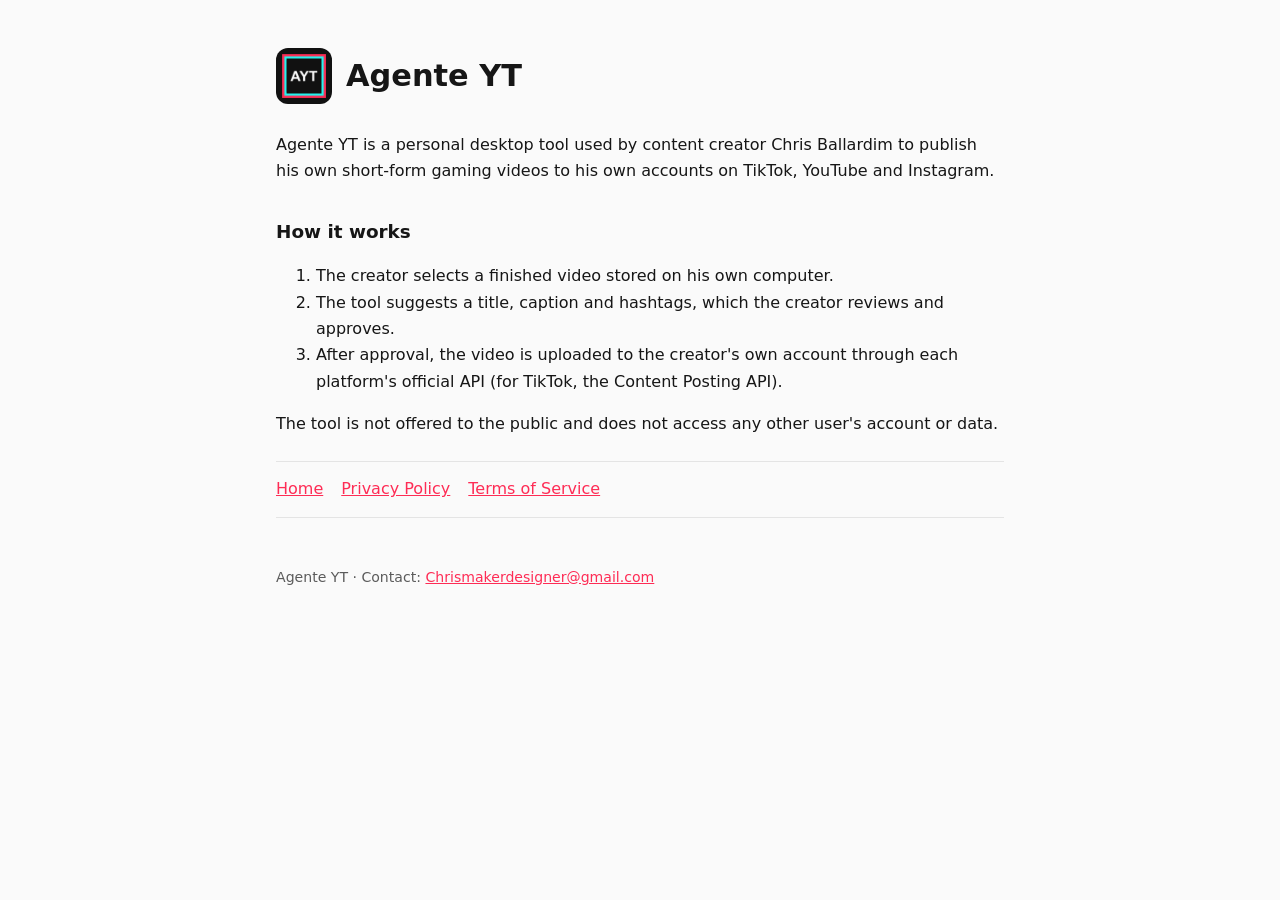
<file: index.html>
<!doctype html>
<html lang="en"><head><meta charset="utf-8"><meta name="viewport" content="width=device-width,initial-scale=1">
<title>Agente YT</title><link rel="icon" href="icone.png"><link rel="stylesheet" href="estilo.css"></head>
<body><main>
<header><img src="icone.png" alt=""><h1>Agente YT</h1></header>
<p>Agente YT is a personal desktop tool used by content creator Chris Ballardim to publish his own short-form gaming videos to his own accounts on TikTok, YouTube and Instagram.</p>
<h2>How it works</h2>
<ol>
<li>The creator selects a finished video stored on his own computer.</li>
<li>The tool suggests a title, caption and hashtags, which the creator reviews and approves.</li>
<li>After approval, the video is uploaded to the creator's own account through each platform's official API (for TikTok, the Content Posting API).</li>
</ol>
<p>The tool is not offered to the public and does not access any other user's account or data.</p>
<nav><a href="index.html">Home</a><a href="privacy.html">Privacy Policy</a><a href="terms.html">Terms of Service</a></nav>
<footer>Agente YT &middot; Contact: <a href="mailto:Chrismakerdesigner@gmail.com">Chrismakerdesigner@gmail.com</a></footer>
</main></body></html>
</file>
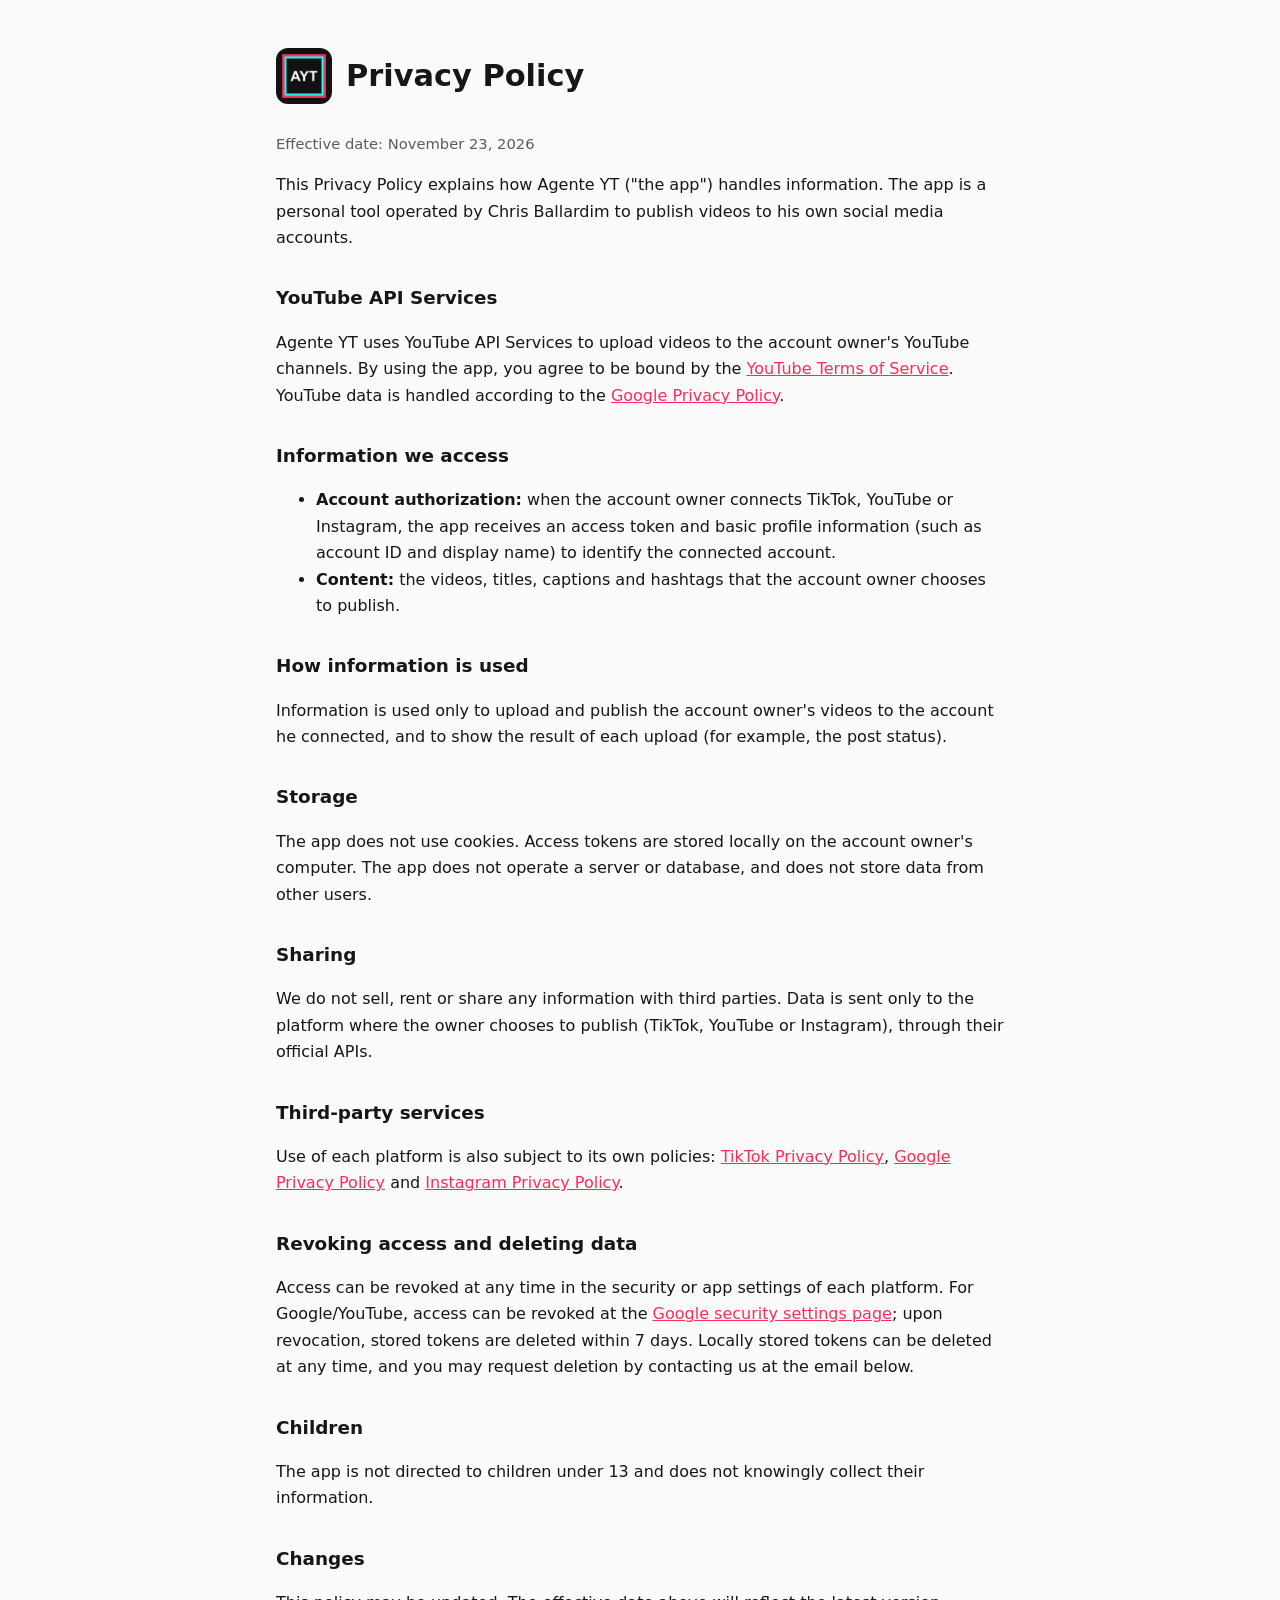
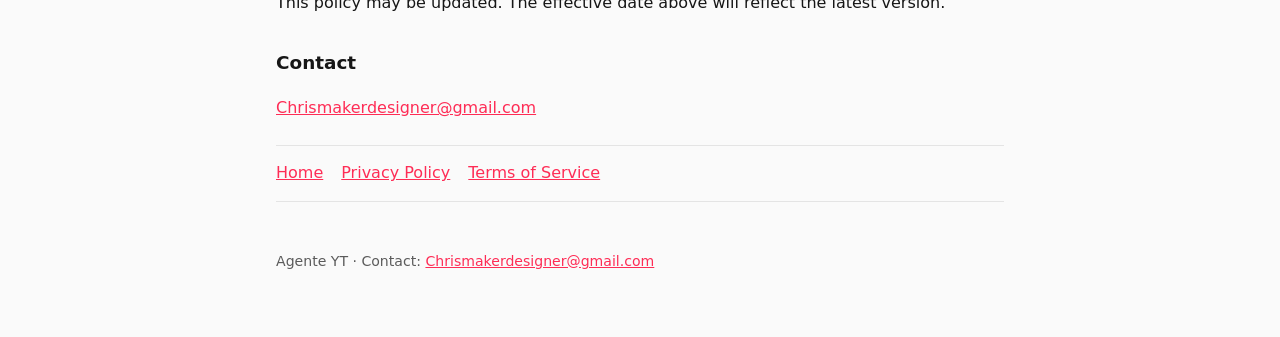
<file: privacy.html>
<!doctype html>
<html lang="en"><head><meta charset="utf-8"><meta name="viewport" content="width=device-width,initial-scale=1">
<title>Privacy Policy</title><link rel="icon" href="icone.png"><link rel="stylesheet" href="estilo.css"></head>
<body><main>
<header><img src="icone.png" alt=""><h1>Privacy Policy</h1></header>
<p class="muted">Effective date: November 23, 2026</p>
<p>This Privacy Policy explains how Agente YT ("the app") handles information. The app is a personal tool operated by Chris Ballardim to publish videos to his own social media accounts.</p>
<h2>YouTube API Services</h2>
<p>Agente YT uses YouTube API Services to upload videos to the account owner's YouTube channels. By using the app, you agree to be bound by the <a href="https://www.youtube.com/t/terms">YouTube Terms of Service</a>. YouTube data is handled according to the <a href="https://policies.google.com/privacy">Google Privacy Policy</a>.</p>
<h2>Information we access</h2>
<ul>
<li><strong>Account authorization:</strong> when the account owner connects TikTok, YouTube or Instagram, the app receives an access token and basic profile information (such as account ID and display name) to identify the connected account.</li>
<li><strong>Content:</strong> the videos, titles, captions and hashtags that the account owner chooses to publish.</li>
</ul>
<h2>How information is used</h2>
<p>Information is used only to upload and publish the account owner's videos to the account he connected, and to show the result of each upload (for example, the post status).</p>
<h2>Storage</h2>
<p>The app does not use cookies. Access tokens are stored locally on the account owner's computer. The app does not operate a server or database, and does not store data from other users.</p>
<h2>Sharing</h2>
<p>We do not sell, rent or share any information with third parties. Data is sent only to the platform where the owner chooses to publish (TikTok, YouTube or Instagram), through their official APIs.</p>
<h2>Third-party services</h2>
<p>Use of each platform is also subject to its own policies: <a href="https://www.tiktok.com/legal/privacy-policy">TikTok Privacy Policy</a>, <a href="https://policies.google.com/privacy">Google Privacy Policy</a> and <a href="https://privacycenter.instagram.com/policy">Instagram Privacy Policy</a>.</p>
<h2>Revoking access and deleting data</h2>
<p>Access can be revoked at any time in the security or app settings of each platform. For Google/YouTube, access can be revoked at the <a href="https://security.google.com/settings/security/permissions">Google security settings page</a>; upon revocation, stored tokens are deleted within 7 days. Locally stored tokens can be deleted at any time, and you may request deletion by contacting us at the email below.</p>
<h2>Children</h2>
<p>The app is not directed to children under 13 and does not knowingly collect their information.</p>
<h2>Changes</h2>
<p>This policy may be updated. The effective date above will reflect the latest version.</p>
<h2>Contact</h2>
<p><a href="mailto:Chrismakerdesigner@gmail.com">Chrismakerdesigner@gmail.com</a></p>
<nav><a href="index.html">Home</a><a href="privacy.html">Privacy Policy</a><a href="terms.html">Terms of Service</a></nav>
<footer>Agente YT &middot; Contact: <a href="mailto:Chrismakerdesigner@gmail.com">Chrismakerdesigner@gmail.com</a></footer>
</main></body></html>
</file>
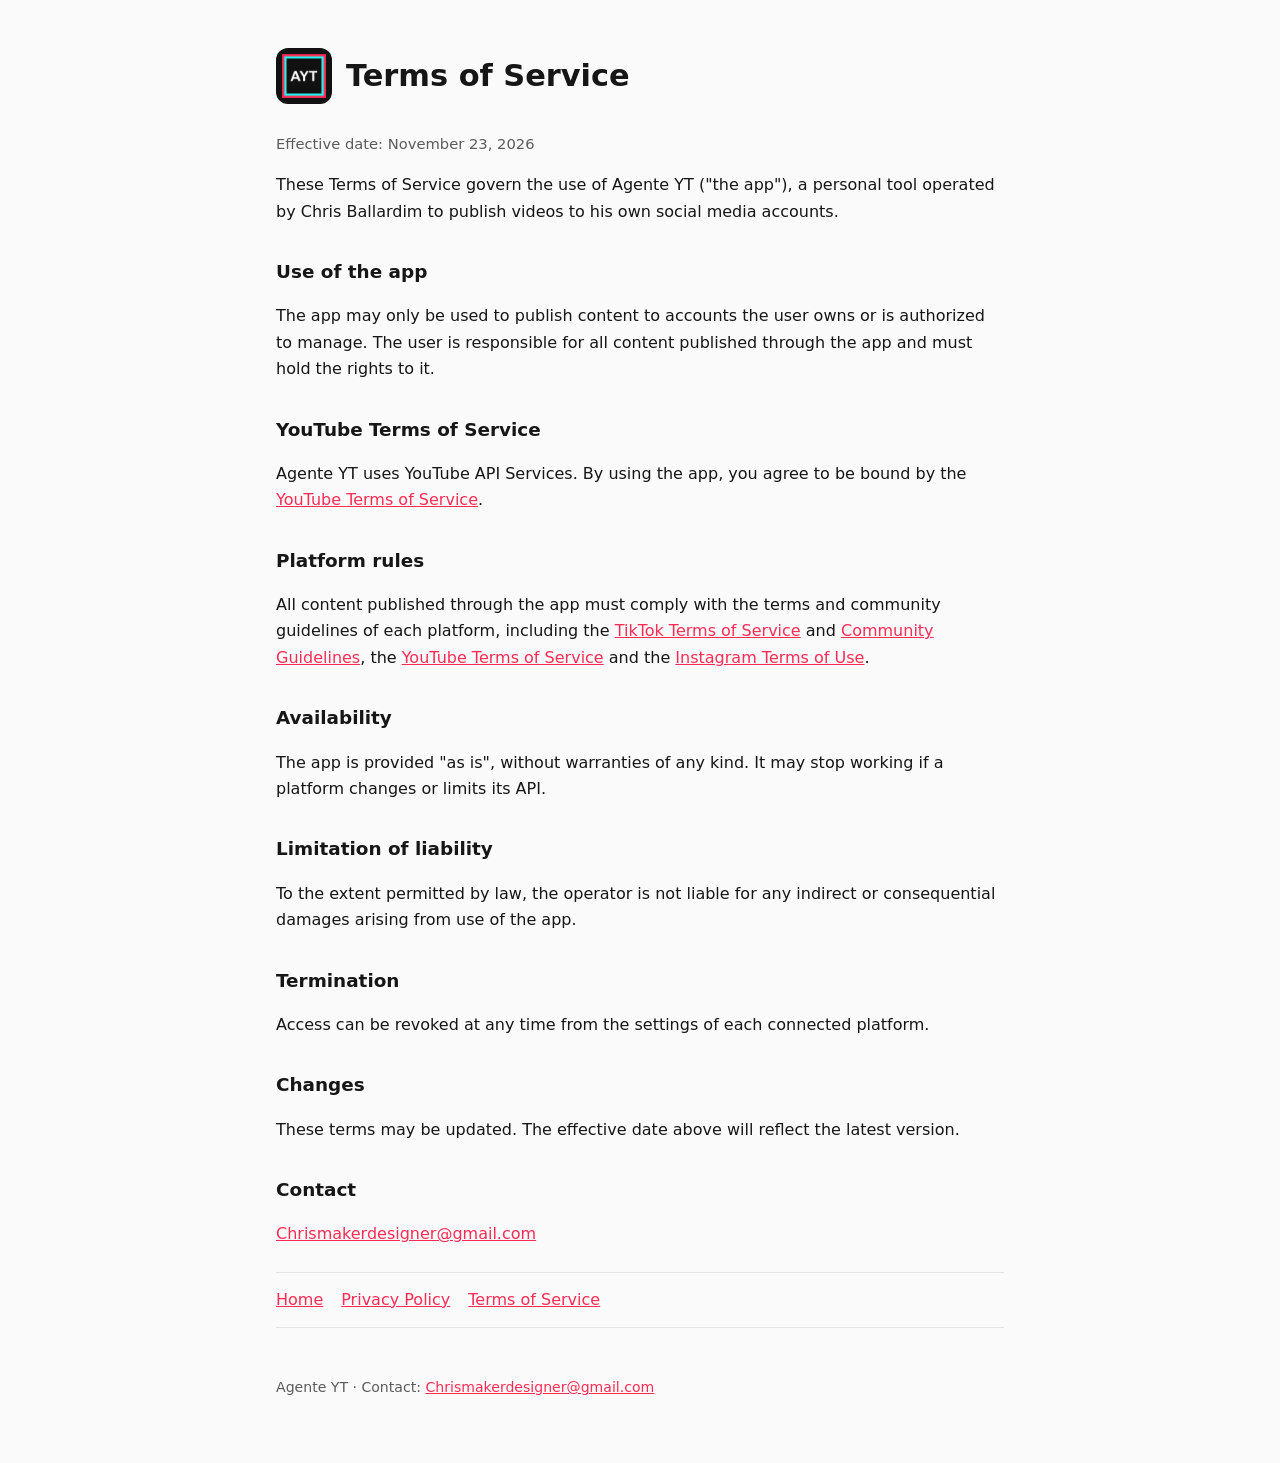
<file: terms.html>
<!doctype html>
<html lang="en"><head><meta charset="utf-8"><meta name="viewport" content="width=device-width,initial-scale=1">
<title>Terms of Service</title><link rel="icon" href="icone.png"><link rel="stylesheet" href="estilo.css"></head>
<body><main>
<header><img src="icone.png" alt=""><h1>Terms of Service</h1></header>
<p class="muted">Effective date: November 23, 2026</p>
<p>These Terms of Service govern the use of Agente YT ("the app"), a personal tool operated by Chris Ballardim to publish videos to his own social media accounts.</p>
<h2>Use of the app</h2>
<p>The app may only be used to publish content to accounts the user owns or is authorized to manage. The user is responsible for all content published through the app and must hold the rights to it.</p>
<h2>YouTube Terms of Service</h2>
<p>Agente YT uses YouTube API Services. By using the app, you agree to be bound by the <a href="https://www.youtube.com/t/terms">YouTube Terms of Service</a>.</p>
<h2>Platform rules</h2>
<p>All content published through the app must comply with the terms and community guidelines of each platform, including the <a href="https://www.tiktok.com/legal/terms-of-service">TikTok Terms of Service</a> and <a href="https://www.tiktok.com/community-guidelines">Community Guidelines</a>, the <a href="https://www.youtube.com/t/terms">YouTube Terms of Service</a> and the <a href="https://help.instagram.com/581066165581870">Instagram Terms of Use</a>.</p>
<h2>Availability</h2>
<p>The app is provided "as is", without warranties of any kind. It may stop working if a platform changes or limits its API.</p>
<h2>Limitation of liability</h2>
<p>To the extent permitted by law, the operator is not liable for any indirect or consequential damages arising from use of the app.</p>
<h2>Termination</h2>
<p>Access can be revoked at any time from the settings of each connected platform.</p>
<h2>Changes</h2>
<p>These terms may be updated. The effective date above will reflect the latest version.</p>
<h2>Contact</h2>
<p><a href="mailto:Chrismakerdesigner@gmail.com">Chrismakerdesigner@gmail.com</a></p>
<nav><a href="index.html">Home</a><a href="privacy.html">Privacy Policy</a><a href="terms.html">Terms of Service</a></nav>
<footer>Agente YT &middot; Contact: <a href="mailto:Chrismakerdesigner@gmail.com">Chrismakerdesigner@gmail.com</a></footer>
</main></body></html>
</file>
<file: estilo.css>
:root{--bg:#fafafa;--fg:#161616;--muted:#5b5b5b;--card:#fff;--line:#e4e4e4;--accent:#fe2c55}
@media (prefers-color-scheme:dark){:root{--bg:#111;--fg:#eee;--muted:#a8a8a8;--card:#1a1a1a;--line:#2c2c2c}}
*{box-sizing:border-box}
body{margin:0;background:var(--bg);color:var(--fg);font:16px/1.65 system-ui,-apple-system,"Segoe UI",Roboto,sans-serif}
main{max-width:760px;margin:0 auto;padding:48px 16px 64px}
header{display:flex;align-items:center;gap:14px;margin-bottom:28px}
header img{width:56px;height:56px;border-radius:12px}
h1{font-size:1.9rem;margin:0}
h2{font-size:1.15rem;margin:2rem 0 .4rem}
p,li{color:var(--fg)}
.muted{color:var(--muted);font-size:.92rem}
nav{display:flex;gap:18px;flex-wrap:wrap;margin:24px 0;padding:14px 0;border-top:1px solid var(--line);border-bottom:1px solid var(--line)}
a{color:var(--accent)}
footer{margin-top:48px;color:var(--muted);font-size:.88rem}
</file>
